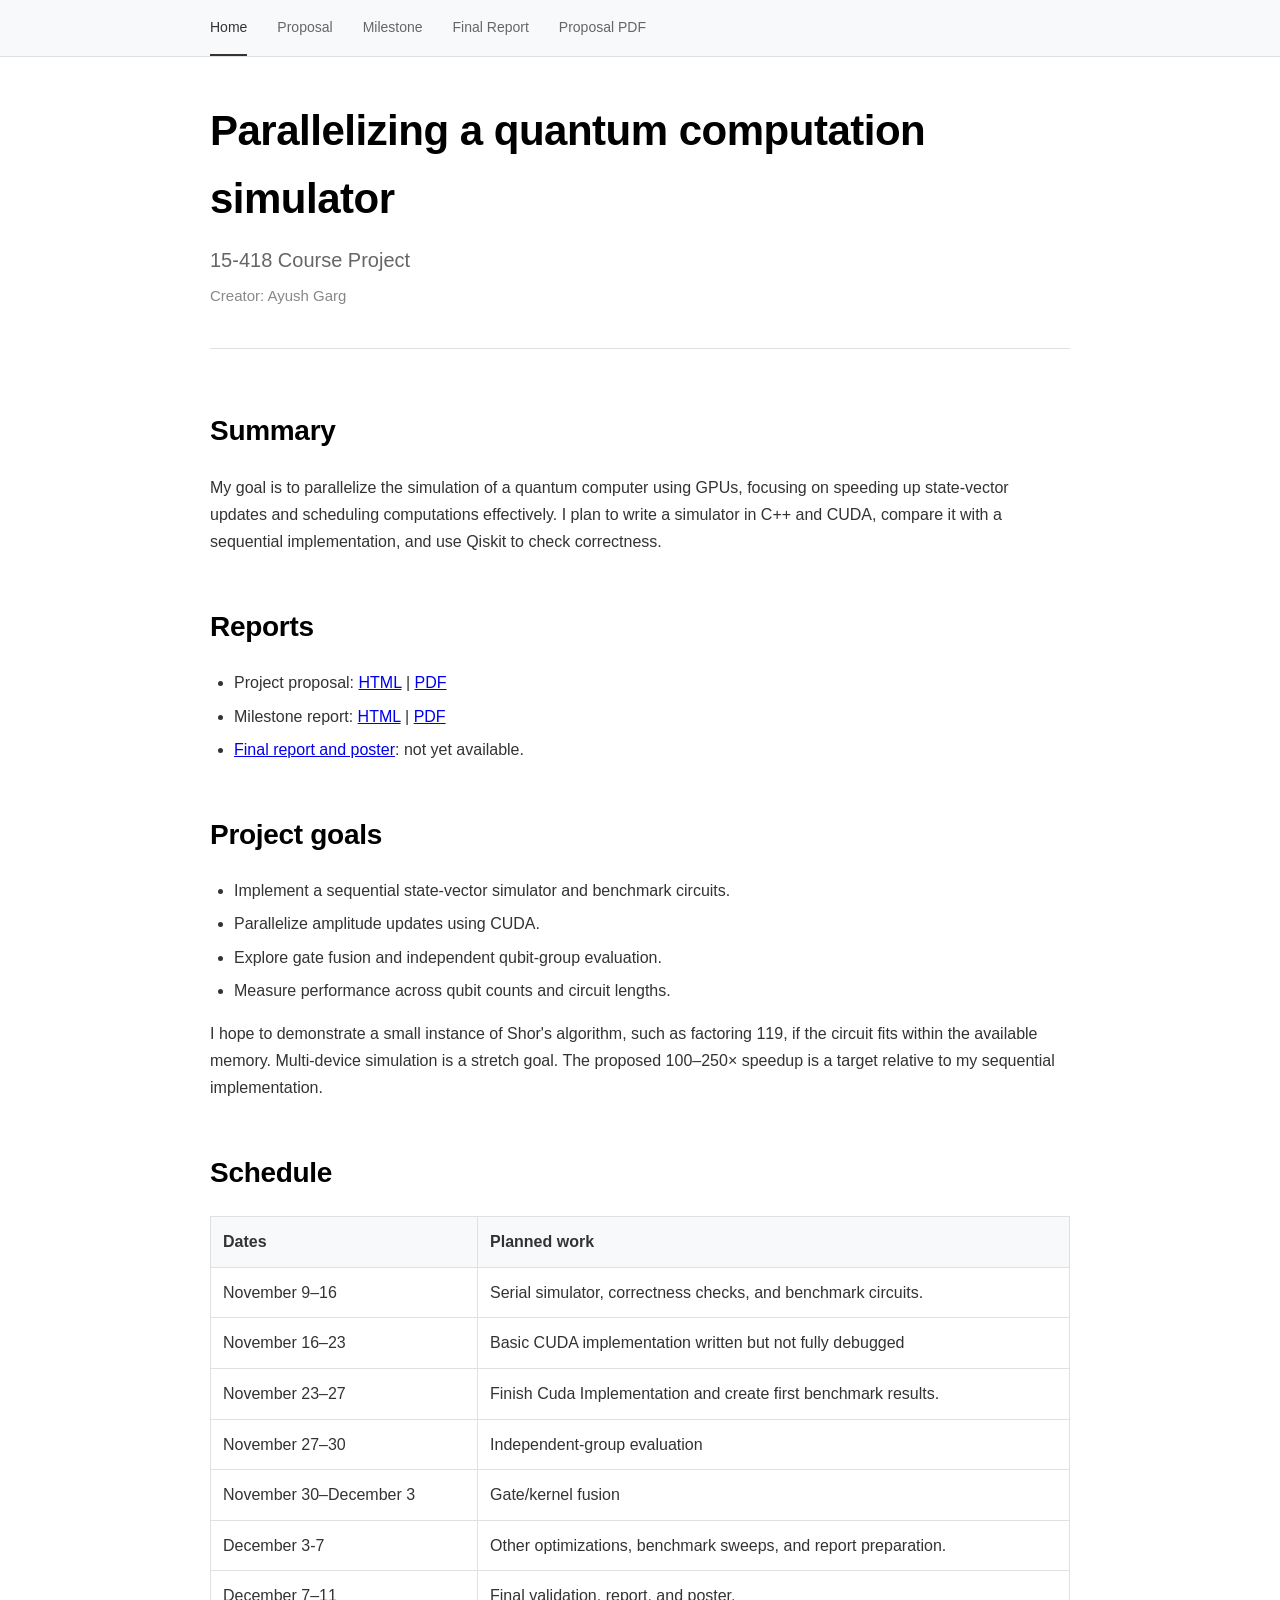
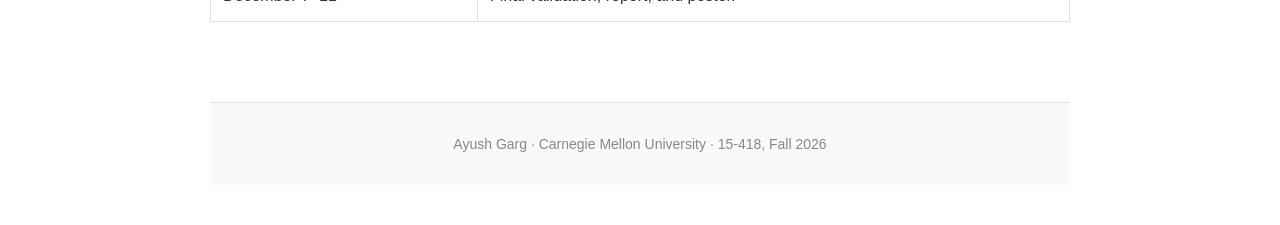
<file: docs/index.html>
<!doctype html>
<html lang="en">
<head>
<meta charset="utf-8">
<meta name="viewport" content="width=device-width, initial-scale=1">
<title>Parallelizing a quantum computation simulator | Quantum simulation project</title>
<link rel="stylesheet" href="style.css">
</head>
<body>
<nav class="nav" aria-label="Main navigation"><div class="nav-container"><a class="nav-link" href="index.html" aria-current="page">Home</a><a class="nav-link" href="proposal.html">Proposal</a><a class="nav-link" href="milestone.html">Milestone</a><a class="nav-link" href="report.html">Final Report</a><a class="nav-link" href="proposal.pdf">Proposal PDF</a></div></nav>
<main class="container">
<header class="title-section"><h1>Parallelizing a quantum computation simulator</h1><p class="subtitle">15-418 Course Project</p><p class="authors">Creator: Ayush Garg</p></header>
<section class="content-section"><h2>Summary</h2>
<p>My goal is to parallelize the simulation of a quantum computer using GPUs, focusing on speeding up state-vector updates and scheduling computations effectively. I plan to write a simulator in C++ and CUDA, compare it with a sequential implementation, and use Qiskit to check correctness.</p>

</section>
<section class="content-section"><h2>Reports</h2>
<ul>
  <li>Project proposal: <a href="proposal.html">HTML</a> | <a href="proposal.pdf">PDF</a></li>
  <li>Milestone report: <a href="milestone.html">HTML</a> | <a href="milestone.pdf">PDF</a></li>
  <li><a href="report.html">Final report and poster</a>: not yet available.</li>
</ul>

</section>
<section class="content-section"><h2>Project goals</h2>
<ul>
  <li>Implement a sequential state-vector simulator and benchmark circuits.</li>
  <li>Parallelize amplitude updates using CUDA.</li>
  <li>Explore gate fusion and independent qubit-group evaluation.</li>
  <li>Measure performance across qubit counts and circuit lengths.</li>
</ul>
<p>I hope to demonstrate a small instance of Shor's algorithm, such as factoring 119, if the circuit fits within the available memory. Multi-device simulation is a stretch goal. The proposed 100–250× speedup is a target relative to my sequential implementation.</p>

</section>
<section class="content-section"><h2 id="schedule">Schedule</h2>
<table>
<thead><tr><th scope="col">Dates</th><th scope="col">Planned work</th></tr></thead>
<tbody>
<tr><td>November 9–16</td><td>Serial simulator, correctness checks, and benchmark circuits.</td></tr>
<tr><td>November 16–23</td><td>Basic CUDA implementation written but not fully debugged</td></tr>
<tr><td>November 23–27</td><td> Finish Cuda Implementation and create first benchmark results. </td></tr>
<tr><td>November 27–30</td><td> Independent-group evaluation </td></tr>
<tr><td>November 30–December 3</td><td>  Gate/kernel fusion  </td></tr>
<tr><td>December 3-7</td><td>Other optimizations, benchmark sweeps, and report preparation.</td></tr>
<tr><td>December 7–11</td><td>Final validation, report, and poster.</td></tr>
</tbody>
</table>

</section>
<footer><p>Ayush Garg · Carnegie Mellon University · 15-418, Fall 2026</p></footer>
</main>
</body>
</html>
</file>
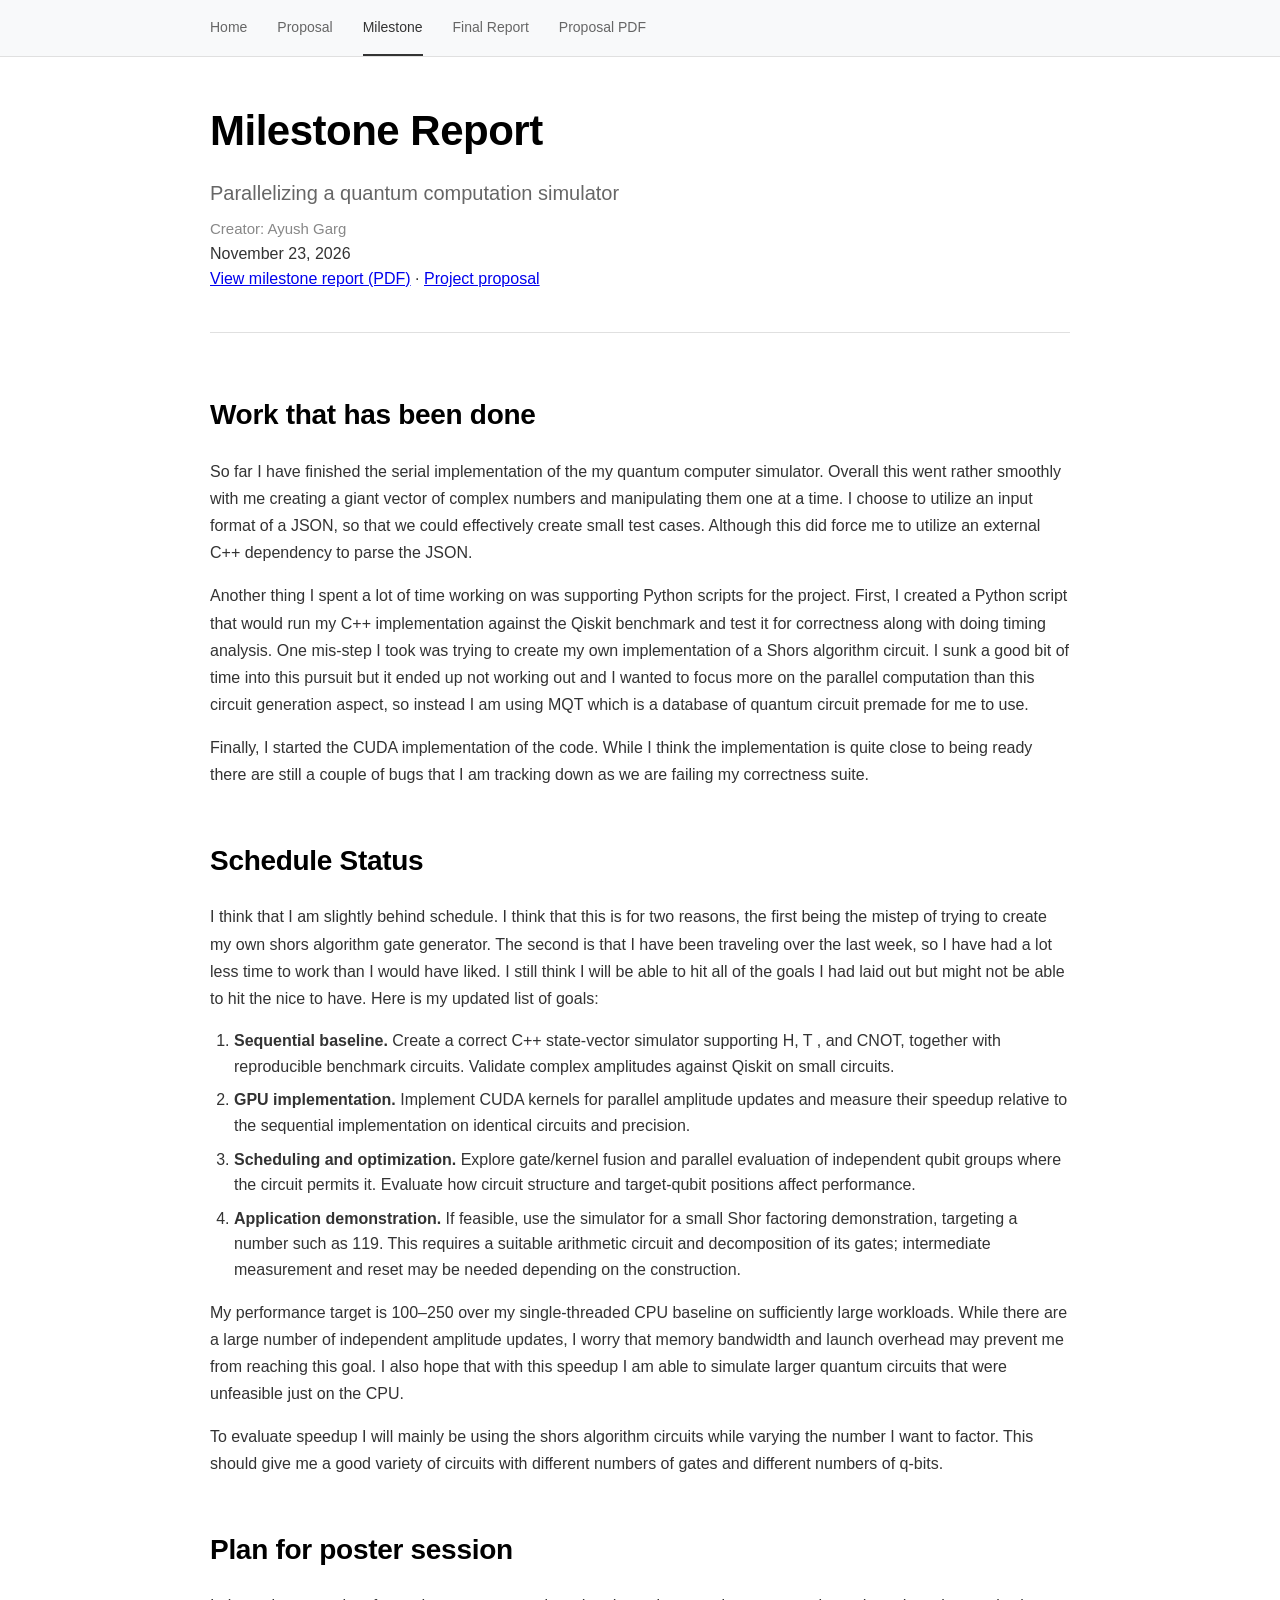
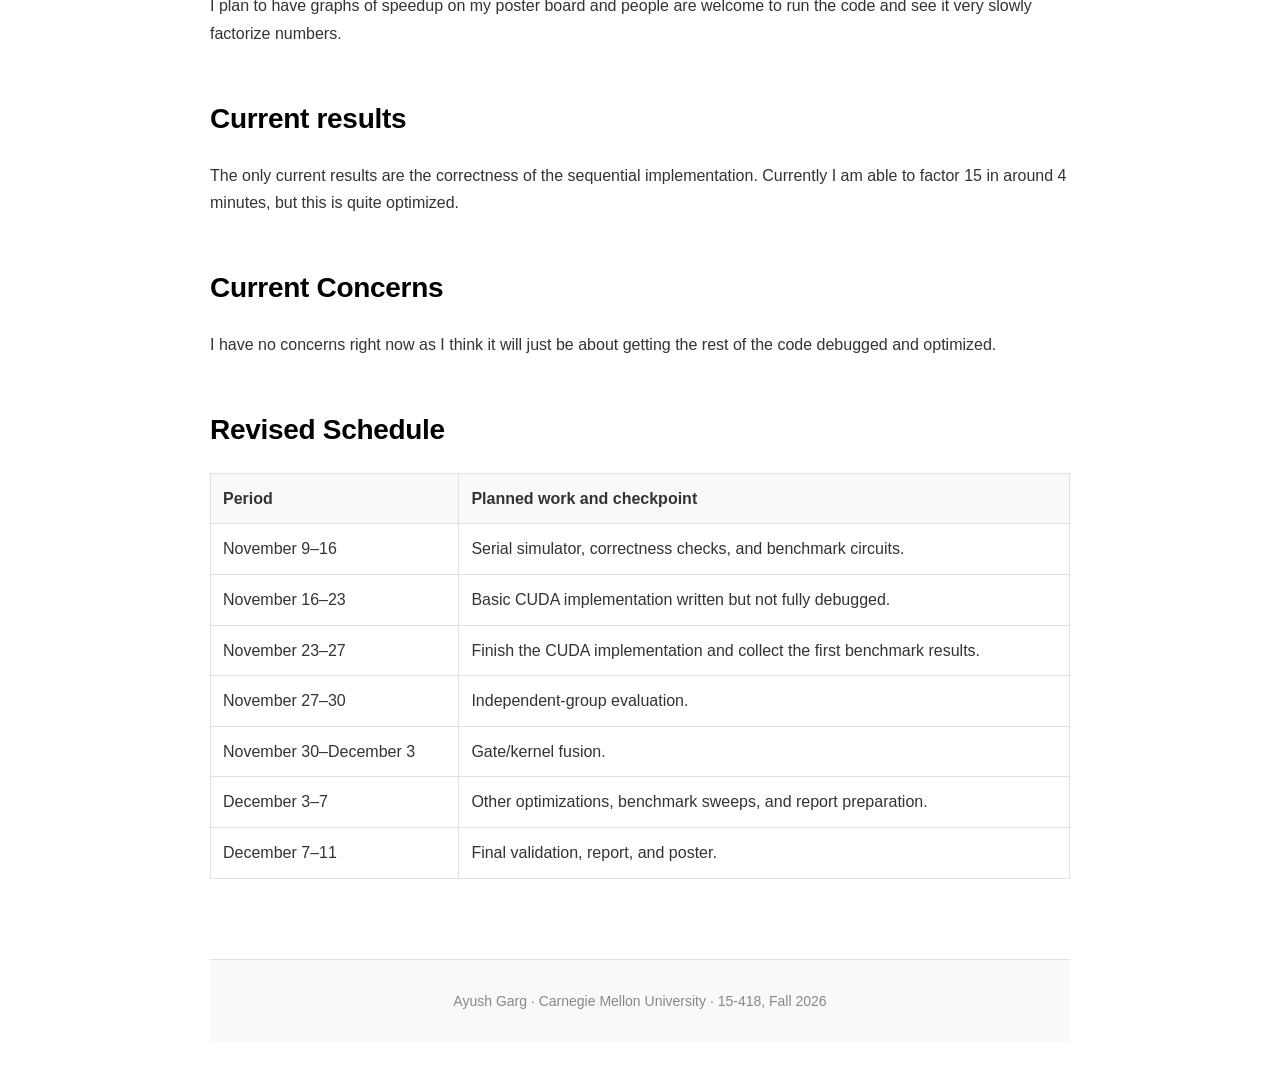
<file: docs/milestone.html>
<!doctype html>
<html lang="en">
<head>
<meta charset="utf-8">
<meta name="viewport" content="width=device-width, initial-scale=1">
<title>Milestone Report | Quantum simulation project</title>
<link rel="stylesheet" href="style.css">
</head>
<body>
<nav class="nav" aria-label="Main navigation"><div class="nav-container"><a class="nav-link" href="index.html">Home</a><a class="nav-link" href="proposal.html">Proposal</a><a class="nav-link" href="milestone.html" aria-current="page">Milestone</a><a class="nav-link" href="report.html">Final Report</a><a class="nav-link" href="proposal.pdf">Proposal PDF</a></div></nav>
<main class="container">
<header class="title-section"><h1>Milestone Report</h1><p class="subtitle">Parallelizing a quantum computation simulator</p><p class="authors">Creator: Ayush Garg</p><p><time datetime="2026-11-23">November 23, 2026</time></p><p><a href="milestone.pdf">View milestone report (PDF)</a> · <a href="proposal.html">Project proposal</a></p></header>
<article>
<section class="content-section"><h2>Work that has been done</h2>
<p>So far I have finished the serial implementation of the my quantum computer simulator. Overall this went rather smoothly with me creating a giant vector of complex numbers and manipulating them one at a time. I choose to utilize an input format of a JSON, so that we could effectively create small test cases. Although this did force me to utilize an external C++ dependency to parse the JSON.</p>
<p>Another thing I spent a lot of time working on was supporting Python scripts for the project. First, I created a Python script that would run my C++ implementation against the Qiskit benchmark and test it for correctness along with doing timing analysis. One mis-step I took was trying to create my own implementation of a Shors algorithm circuit. I sunk a good bit of time into this pursuit but it ended up not working out and I wanted to focus more on the parallel computation than this circuit generation aspect, so instead I am using MQT which is a database of quantum circuit premade for me to use.</p>
<p>Finally, I started the CUDA implementation of the code. While I think the implementation is quite close to being ready there are still a couple of bugs that I am tracking down as we are failing my correctness suite.</p>
</section>
<section class="content-section"><h2>Schedule Status</h2>
<p>I think that I am slightly behind schedule. I think that this is for two reasons, the first being the mistep of trying to create my own shors algorithm gate generator. The second is that I have been traveling over the last week, so I have had a lot less time to work than I would have liked. I still think I will be able to hit all of the goals I had laid out but might not be able to hit the nice to have. Here is my updated list of goals:</p>
<ol>
<li><strong>Sequential baseline.</strong> Create a correct C++ state-vector simulator supporting H, T , and CNOT, together with reproducible benchmark circuits. Validate complex amplitudes against Qiskit on small circuits.</li>
<li><strong>GPU implementation.</strong> Implement CUDA kernels for parallel amplitude updates and measure their speedup relative to the sequential implementation on identical circuits and precision.</li>
<li><strong>Scheduling and optimization.</strong> Explore gate/kernel fusion and parallel evaluation of independent qubit groups where the circuit permits it. Evaluate how circuit structure and target-qubit positions affect performance.</li>
<li><strong>Application demonstration.</strong> If feasible, use the simulator for a small Shor factoring demonstration, targeting a number such as 119. This requires a suitable arithmetic circuit and decomposition of its gates; intermediate measurement and reset may be needed depending on the construction.</li>
</ol>
<p>My performance target is 100–250 over my single-threaded CPU baseline on sufficiently large workloads. While there are a large number of independent amplitude updates, I worry that memory bandwidth and launch overhead may prevent me from reaching this goal. I also hope that with this speedup I am able to simulate larger quantum circuits that were unfeasible just on the CPU.</p>
<p>To evaluate speedup I will mainly be using the shors algorithm circuits while varying the number I want to factor. This should give me a good variety of circuits with different numbers of gates and different numbers of q-bits.</p>
</section>
<section class="content-section"><h2>Plan for poster session</h2>
<p>I plan to have graphs of speedup on my poster board and people are welcome to run the code and see it very slowly factorize numbers.</p>
</section>
<section class="content-section"><h2>Current results</h2>
<p>The only current results are the correctness of the sequential implementation. Currently I am able to factor 15 in around 4 minutes, but this is quite optimized.</p>
</section>
<section class="content-section"><h2>Current Concerns</h2>
<p>I have no concerns right now as I think it will just be about getting the rest of the code debugged and optimized.</p>
</section>
<section class="content-section"><h2>Revised Schedule</h2>
<table><thead><tr><th scope="col">Period</th><th scope="col">Planned work and checkpoint</th></tr></thead><tbody>
<tr><td>November 9–16</td><td>Serial simulator, correctness checks, and benchmark circuits.</td></tr>
<tr><td>November 16–23</td><td>Basic CUDA implementation written but not fully debugged.</td></tr>
<tr><td>November 23–27</td><td>Finish the CUDA implementation and collect the first benchmark results.</td></tr>
<tr><td>November 27–30</td><td>Independent-group evaluation.</td></tr>
<tr><td>November 30–December 3</td><td>Gate/kernel fusion.</td></tr>
<tr><td>December 3–7</td><td>Other optimizations, benchmark sweeps, and report preparation.</td></tr>
<tr><td>December 7–11</td><td>Final validation, report, and poster.</td></tr>
</tbody></table>
</section>
</article>
<footer><p>Ayush Garg · Carnegie Mellon University · 15-418, Fall 2026</p></footer>
</main>
</body>
</html>
</file>
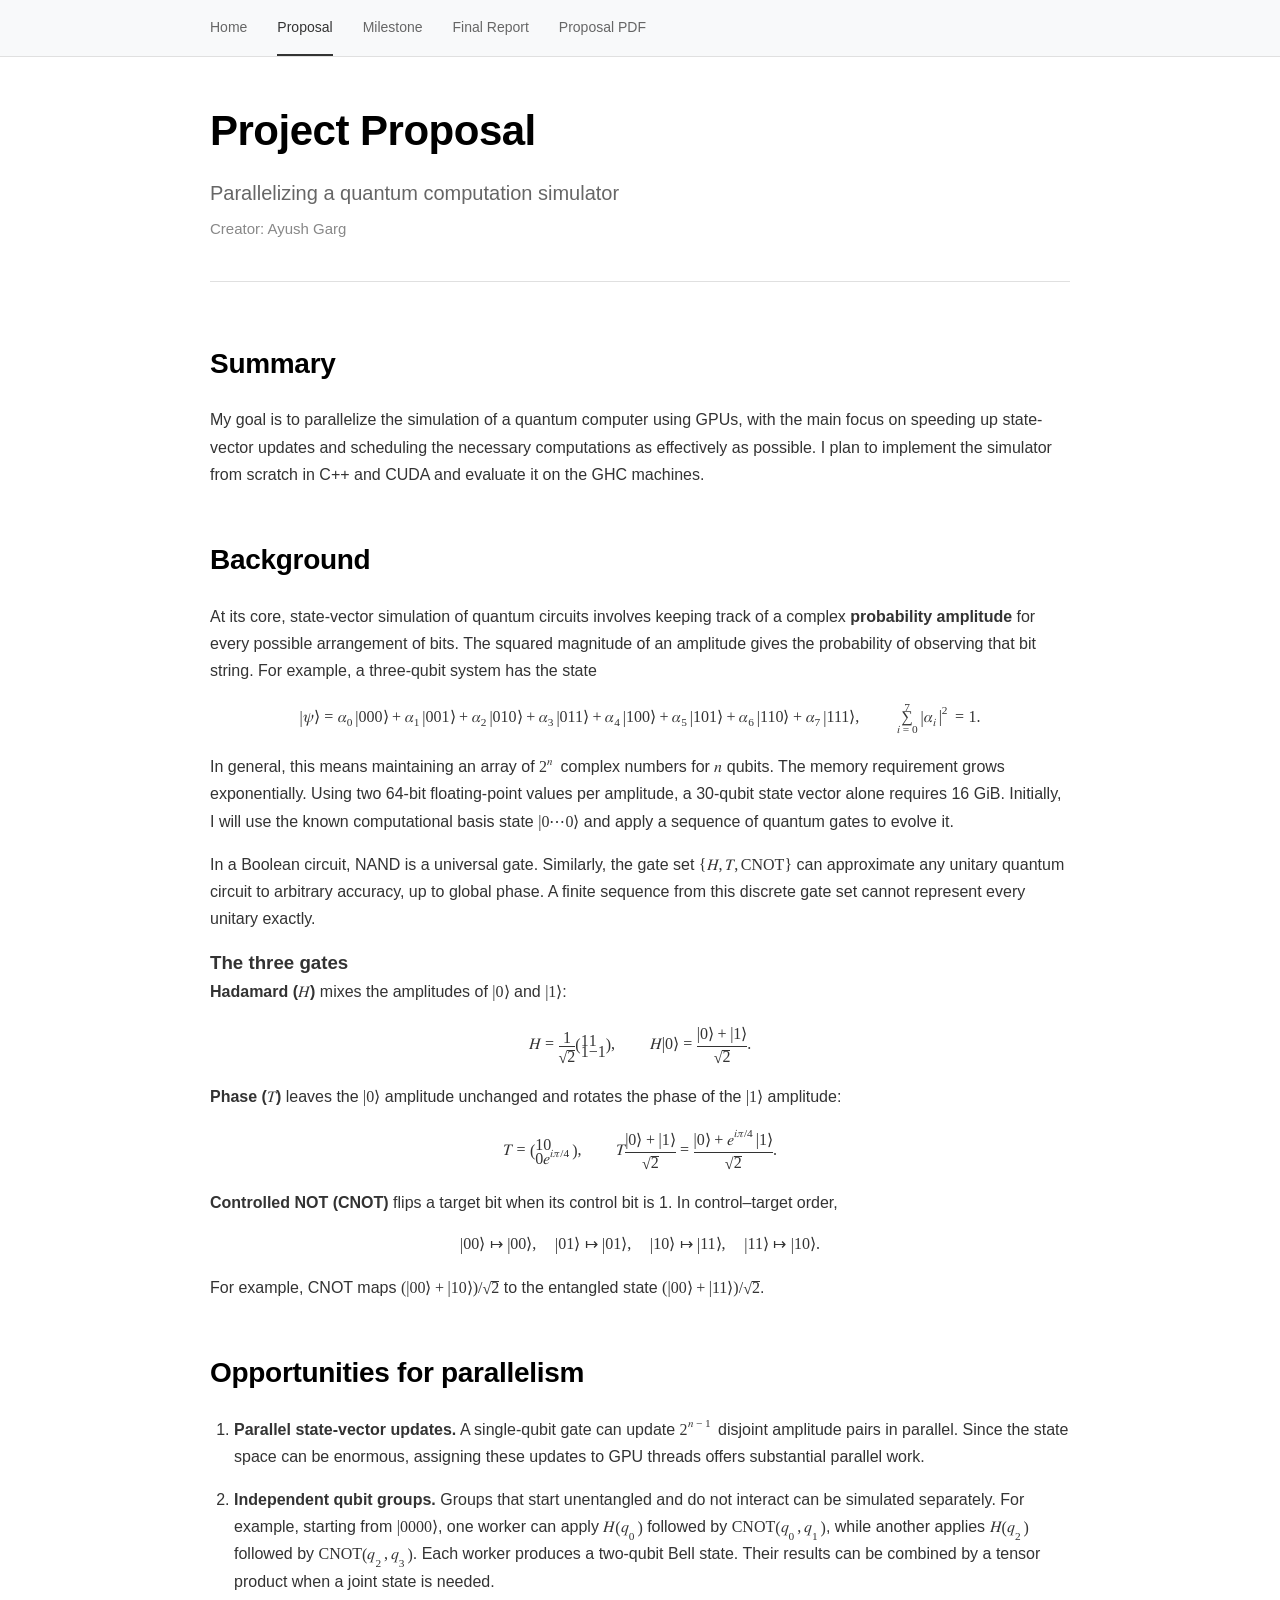
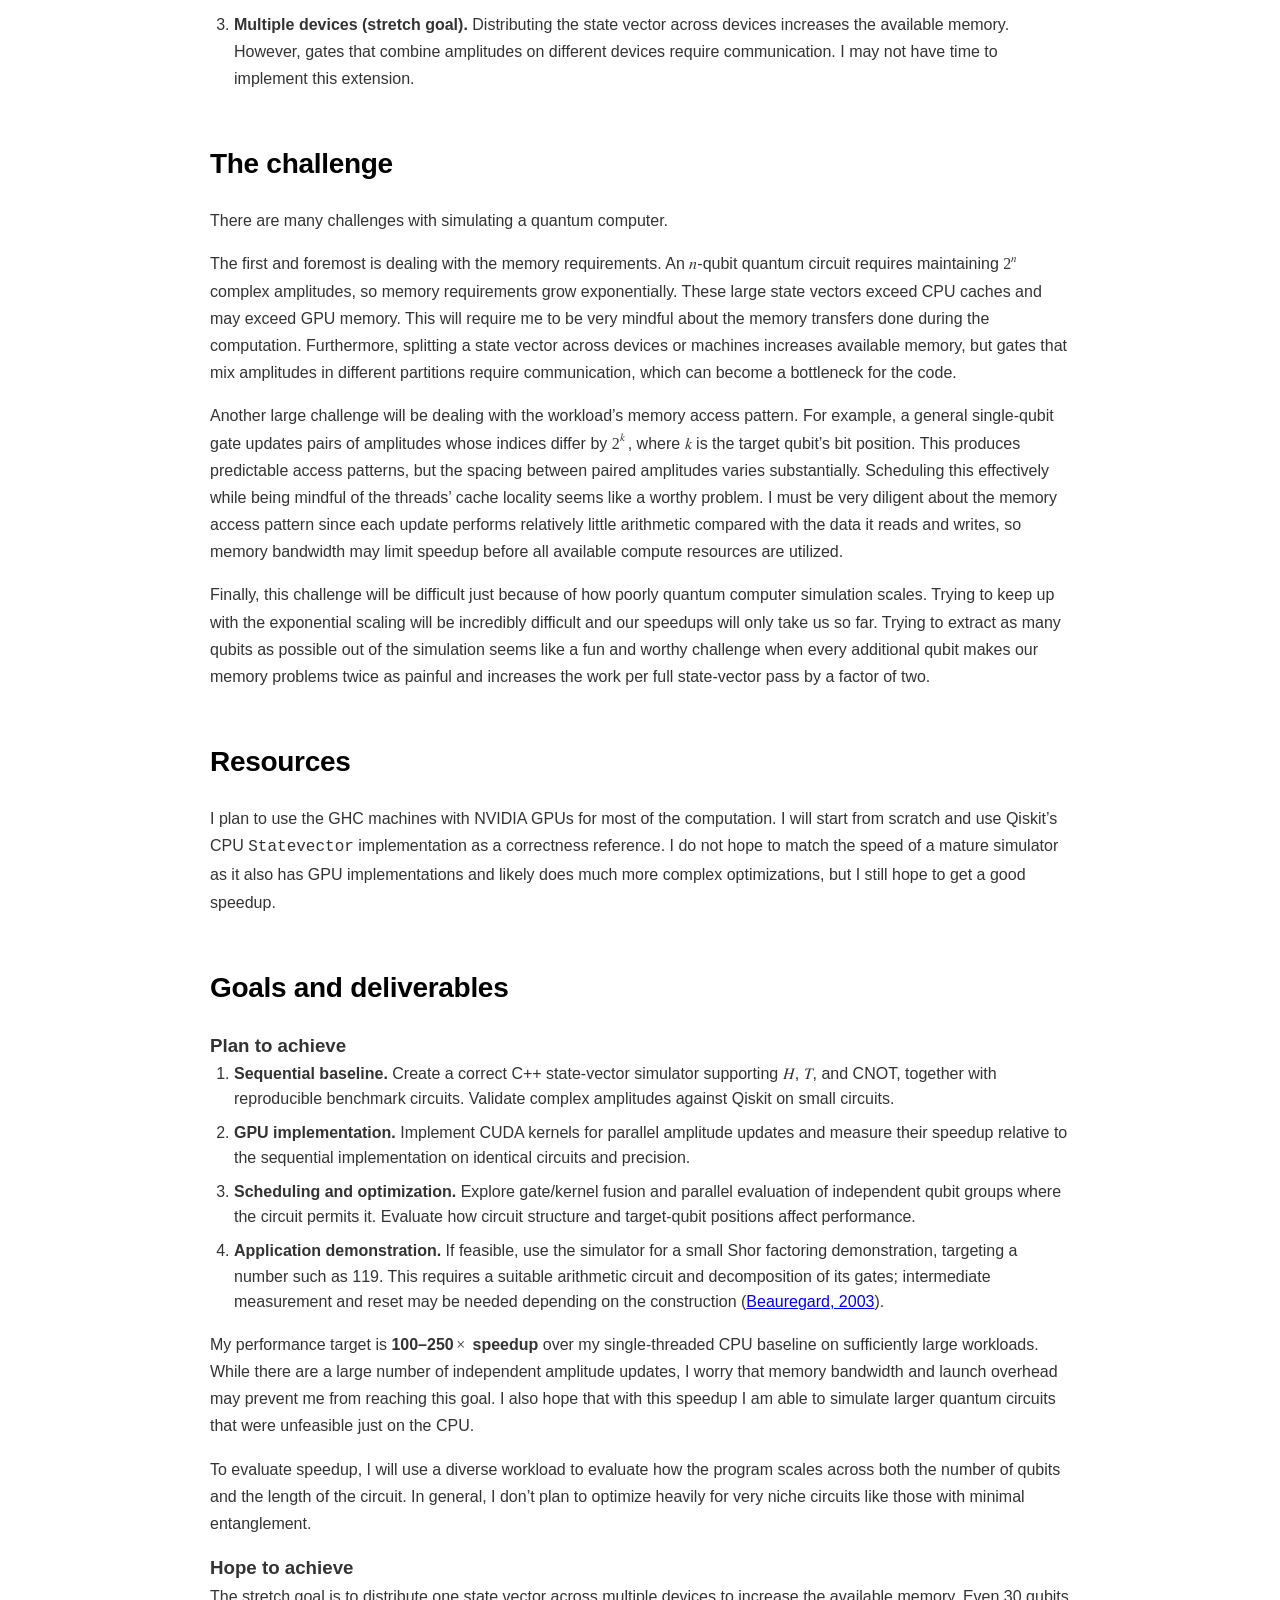
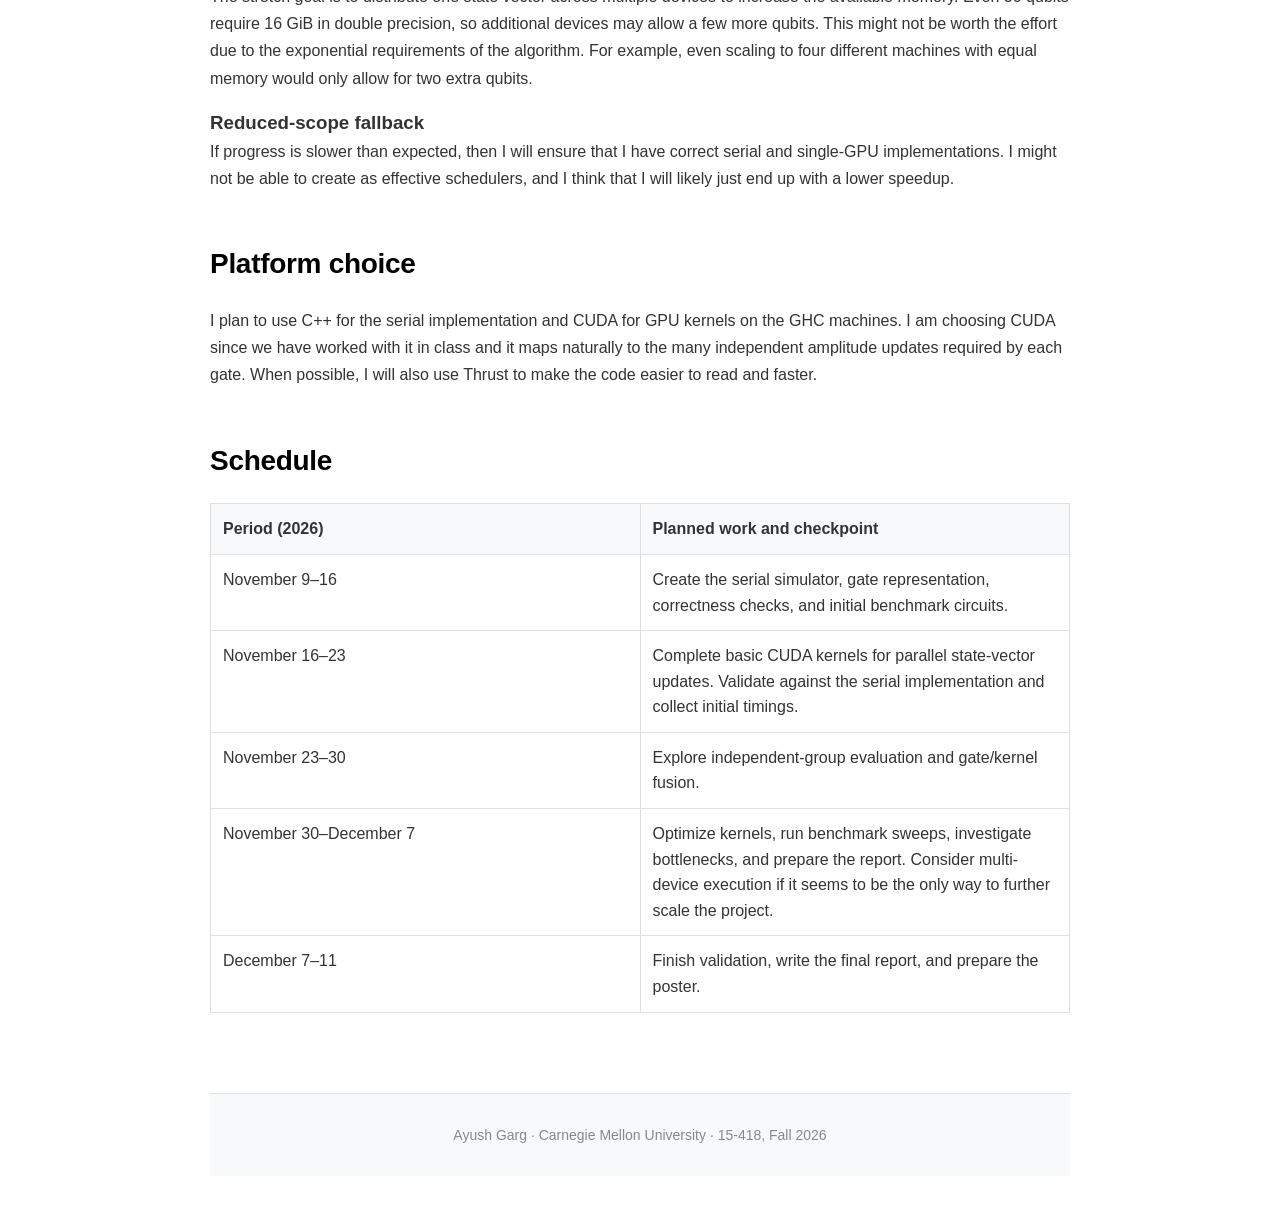
<file: docs/proposal.html>
<!doctype html>
<html lang="en">
<head>
<meta charset="utf-8">
<meta name="viewport" content="width=device-width, initial-scale=1">
<title>Project Proposal | Quantum simulation project</title>
<link rel="stylesheet" href="style.css">
</head>
<body>
<nav class="nav" aria-label="Main navigation"><div class="nav-container"><a class="nav-link" href="index.html">Home</a><a class="nav-link" href="proposal.html" aria-current="page">Proposal</a><a class="nav-link" href="milestone.html">Milestone</a><a class="nav-link" href="report.html">Final Report</a><a class="nav-link" href="proposal.pdf">Proposal PDF</a></div></nav>
<main class="container">
<header class="title-section"><h1>Project Proposal</h1><p class="subtitle">Parallelizing a quantum computation simulator</p><p class="authors">Creator: Ayush Garg</p></header>
<article><section class="content-section"><h2 id="summary">Summary</h2>
<p>My goal is to parallelize the simulation of a quantum computer using
GPUs, with the main focus on speeding up state-vector updates and
scheduling the necessary computations as effectively as possible. I plan
to implement the simulator from scratch in C++ and CUDA and evaluate it
on the GHC machines.</p>
</section>
<section class="content-section"><h2 id="background">Background</h2>
<p>At its core, state-vector simulation of quantum circuits involves
keeping track of a complex <strong>probability amplitude</strong> for
every possible arrangement of bits. The squared magnitude of an
amplitude gives the probability of observing that bit string. For
example, a three-qubit system has the state</p>
<p><math display="block" xmlns="http://www.w3.org/1998/Math/MathML"><semantics><mrow><mrow><mo stretchy="true" form="prefix">|</mo><mi>ψ</mi><mo stretchy="false" form="postfix">⟩</mo><mo>=</mo><msub><mi>α</mi><mn>0</mn></msub><mo stretchy="true" form="postfix">|</mo></mrow><mn>000</mn><mo stretchy="false" form="postfix">⟩</mo><mo>+</mo><msub><mi>α</mi><mn>1</mn></msub><mrow><mo stretchy="true" form="prefix">|</mo><mn>001</mn><mo stretchy="false" form="postfix">⟩</mo><mo>+</mo><msub><mi>α</mi><mn>2</mn></msub><mo stretchy="true" form="postfix">|</mo></mrow><mn>010</mn><mo stretchy="false" form="postfix">⟩</mo><mo>+</mo><msub><mi>α</mi><mn>3</mn></msub><mrow><mo stretchy="true" form="prefix">|</mo><mn>011</mn><mo stretchy="false" form="postfix">⟩</mo><mo>+</mo><msub><mi>α</mi><mn>4</mn></msub><mo stretchy="true" form="postfix">|</mo></mrow><mn>100</mn><mo stretchy="false" form="postfix">⟩</mo><mo>+</mo><msub><mi>α</mi><mn>5</mn></msub><mrow><mo stretchy="true" form="prefix">|</mo><mn>101</mn><mo stretchy="false" form="postfix">⟩</mo><mo>+</mo><msub><mi>α</mi><mn>6</mn></msub><mo stretchy="true" form="postfix">|</mo></mrow><mn>110</mn><mo stretchy="false" form="postfix">⟩</mo><mo>+</mo><msub><mi>α</mi><mn>7</mn></msub><mrow><mo stretchy="true" form="prefix">|</mo><mn>111</mn><mo stretchy="false" form="postfix">⟩</mo><mo>,</mo><mspace width="2.0em"></mspace><munderover><mo>∑</mo><mrow><mi>i</mi><mo>=</mo><mn>0</mn></mrow><mn>7</mn></munderover><mo stretchy="true" form="postfix">|</mo></mrow><msub><mi>α</mi><mi>i</mi></msub><msup><mo stretchy="false" form="prefix">|</mo><mn>2</mn></msup><mo>=</mo><mn>1</mn><mi>.</mi></mrow><annotation encoding="application/x-tex">
|\psi\rangle = \alpha_0|000\rangle + \alpha_1|001\rangle + \alpha_2|010\rangle + \alpha_3|011\rangle
+ \alpha_4|100\rangle + \alpha_5|101\rangle + \alpha_6|110\rangle + \alpha_7|111\rangle,
\qquad \sum_{i=0}^{7}|\alpha_i|^2=1.
</annotation></semantics></math></p>
<p>In general, this means maintaining an array of
<math display="inline" xmlns="http://www.w3.org/1998/Math/MathML"><semantics><msup><mn>2</mn><mi>n</mi></msup><annotation encoding="application/x-tex">2^n</annotation></semantics></math>
complex numbers for
<math display="inline" xmlns="http://www.w3.org/1998/Math/MathML"><semantics><mi>n</mi><annotation encoding="application/x-tex">n</annotation></semantics></math>
qubits. The memory requirement grows exponentially. Using two 64-bit
floating-point values per amplitude, a 30-qubit state vector alone
requires 16 GiB. Initially, I will use the known computational basis
state
<math display="inline" xmlns="http://www.w3.org/1998/Math/MathML"><semantics><mrow><mo stretchy="false" form="prefix">|</mo><mn>0</mn><mi>⋯</mi><mn>0</mn><mo stretchy="false" form="postfix">⟩</mo></mrow><annotation encoding="application/x-tex">|0\cdots0\rangle</annotation></semantics></math>
and apply a sequence of quantum gates to evolve it.</p>
<p>In a Boolean circuit, NAND is a universal gate. Similarly, the gate
set
<math display="inline" xmlns="http://www.w3.org/1998/Math/MathML"><semantics><mrow><mo stretchy="false" form="prefix">{</mo><mi>H</mi><mo>,</mo><mi>T</mi><mo>,</mo><mrow><mi mathvariant="normal">C</mi><mi mathvariant="normal">N</mi><mi mathvariant="normal">O</mi><mi mathvariant="normal">T</mi></mrow><mo stretchy="false" form="postfix">}</mo></mrow><annotation encoding="application/x-tex">\{H,T,\mathrm{CNOT}\}</annotation></semantics></math>
can approximate any unitary quantum circuit to arbitrary accuracy, up to
global phase. A finite sequence from this discrete gate set cannot
represent every unitary exactly.</p>
<h3 id="the-three-gates">The three gates</h3>
<p><strong>Hadamard
(<math display="inline" xmlns="http://www.w3.org/1998/Math/MathML"><semantics><mi>H</mi><annotation encoding="application/x-tex">H</annotation></semantics></math>)</strong>
mixes the amplitudes of
<math display="inline" xmlns="http://www.w3.org/1998/Math/MathML"><semantics><mrow><mo stretchy="false" form="prefix">|</mo><mn>0</mn><mo stretchy="false" form="postfix">⟩</mo></mrow><annotation encoding="application/x-tex">|0\rangle</annotation></semantics></math>
and
<math display="inline" xmlns="http://www.w3.org/1998/Math/MathML"><semantics><mrow><mo stretchy="false" form="prefix">|</mo><mn>1</mn><mo stretchy="false" form="postfix">⟩</mo></mrow><annotation encoding="application/x-tex">|1\rangle</annotation></semantics></math>:</p>
<p><math display="block" xmlns="http://www.w3.org/1998/Math/MathML"><semantics><mrow><mi>H</mi><mo>=</mo><mfrac><mn>1</mn><msqrt><mn>2</mn></msqrt></mfrac><mrow><mo stretchy="true" form="prefix">(</mo><mtable><mtr><mtd columnalign="center" style="text-align: center"><mn>1</mn></mtd><mtd columnalign="center" style="text-align: center"><mn>1</mn></mtd></mtr><mtr><mtd columnalign="center" style="text-align: center"><mn>1</mn></mtd><mtd columnalign="center" style="text-align: center"><mo>−</mo><mn>1</mn></mtd></mtr></mtable><mo stretchy="true" form="postfix">)</mo></mrow><mo>,</mo><mspace width="2.0em"></mspace><mi>H</mi><mo stretchy="false" form="prefix">|</mo><mn>0</mn><mo stretchy="false" form="postfix">⟩</mo><mo>=</mo><mfrac><mrow><mrow><mo stretchy="true" form="prefix">|</mo><mn>0</mn><mo stretchy="false" form="postfix">⟩</mo><mo>+</mo><mo stretchy="true" form="postfix">|</mo></mrow><mn>1</mn><mo stretchy="false" form="postfix">⟩</mo></mrow><msqrt><mn>2</mn></msqrt></mfrac><mi>.</mi></mrow><annotation encoding="application/x-tex">
H=\frac{1}{\sqrt2}\begin{pmatrix}1&amp;1\\1&amp;-1\end{pmatrix},
\qquad H|0\rangle=\frac{|0\rangle+|1\rangle}{\sqrt2}.
</annotation></semantics></math></p>
<p><strong>Phase
(<math display="inline" xmlns="http://www.w3.org/1998/Math/MathML"><semantics><mi>T</mi><annotation encoding="application/x-tex">T</annotation></semantics></math>)</strong>
leaves the
<math display="inline" xmlns="http://www.w3.org/1998/Math/MathML"><semantics><mrow><mo stretchy="false" form="prefix">|</mo><mn>0</mn><mo stretchy="false" form="postfix">⟩</mo></mrow><annotation encoding="application/x-tex">|0\rangle</annotation></semantics></math>
amplitude unchanged and rotates the phase of the
<math display="inline" xmlns="http://www.w3.org/1998/Math/MathML"><semantics><mrow><mo stretchy="false" form="prefix">|</mo><mn>1</mn><mo stretchy="false" form="postfix">⟩</mo></mrow><annotation encoding="application/x-tex">|1\rangle</annotation></semantics></math>
amplitude:</p>
<p><math display="block" xmlns="http://www.w3.org/1998/Math/MathML"><semantics><mrow><mi>T</mi><mo>=</mo><mrow><mo stretchy="true" form="prefix">(</mo><mtable><mtr><mtd columnalign="center" style="text-align: center"><mn>1</mn></mtd><mtd columnalign="center" style="text-align: center"><mn>0</mn></mtd></mtr><mtr><mtd columnalign="center" style="text-align: center"><mn>0</mn></mtd><mtd columnalign="center" style="text-align: center"><msup><mi>e</mi><mrow><mi>i</mi><mi>π</mi><mi>/</mi><mn>4</mn></mrow></msup></mtd></mtr></mtable><mo stretchy="true" form="postfix">)</mo></mrow><mo>,</mo><mspace width="2.0em"></mspace><mi>T</mi><mfrac><mrow><mrow><mo stretchy="true" form="prefix">|</mo><mn>0</mn><mo stretchy="false" form="postfix">⟩</mo><mo>+</mo><mo stretchy="true" form="postfix">|</mo></mrow><mn>1</mn><mo stretchy="false" form="postfix">⟩</mo></mrow><msqrt><mn>2</mn></msqrt></mfrac><mo>=</mo><mfrac><mrow><mrow><mo stretchy="true" form="prefix">|</mo><mn>0</mn><mo stretchy="false" form="postfix">⟩</mo><mo>+</mo><msup><mi>e</mi><mrow><mi>i</mi><mi>π</mi><mi>/</mi><mn>4</mn></mrow></msup><mo stretchy="true" form="postfix">|</mo></mrow><mn>1</mn><mo stretchy="false" form="postfix">⟩</mo></mrow><msqrt><mn>2</mn></msqrt></mfrac><mi>.</mi></mrow><annotation encoding="application/x-tex">
T=\begin{pmatrix}1&amp;0\\0&amp;e^{i\pi/4}\end{pmatrix},
\qquad T\frac{|0\rangle+|1\rangle}{\sqrt2}
=\frac{|0\rangle+e^{i\pi/4}|1\rangle}{\sqrt2}.
</annotation></semantics></math></p>
<p><strong>Controlled NOT (CNOT)</strong> flips a target bit when its
control bit is 1. In control–target order,</p>
<p><math display="block" xmlns="http://www.w3.org/1998/Math/MathML"><semantics><mrow><mrow><mo stretchy="true" form="prefix">|</mo><mn>00</mn><mo stretchy="false" form="postfix">⟩</mo><mo>↦</mo><mo stretchy="true" form="postfix">|</mo></mrow><mn>00</mn><mo stretchy="false" form="postfix">⟩</mo><mo>,</mo><mspace width="1.0em"></mspace><mrow><mo stretchy="true" form="prefix">|</mo><mn>01</mn><mo stretchy="false" form="postfix">⟩</mo><mo>↦</mo><mo stretchy="true" form="postfix">|</mo></mrow><mn>01</mn><mo stretchy="false" form="postfix">⟩</mo><mo>,</mo><mspace width="1.0em"></mspace><mrow><mo stretchy="true" form="prefix">|</mo><mn>10</mn><mo stretchy="false" form="postfix">⟩</mo><mo>↦</mo><mo stretchy="true" form="postfix">|</mo></mrow><mn>11</mn><mo stretchy="false" form="postfix">⟩</mo><mo>,</mo><mspace width="1.0em"></mspace><mrow><mo stretchy="true" form="prefix">|</mo><mn>11</mn><mo stretchy="false" form="postfix">⟩</mo><mo>↦</mo><mo stretchy="true" form="postfix">|</mo></mrow><mn>10</mn><mo stretchy="false" form="postfix">⟩</mo><mi>.</mi></mrow><annotation encoding="application/x-tex">
|00\rangle\mapsto|00\rangle,\quad |01\rangle\mapsto|01\rangle,\quad
|10\rangle\mapsto|11\rangle,\quad |11\rangle\mapsto|10\rangle.
</annotation></semantics></math></p>
<p>For example, CNOT maps
<math display="inline" xmlns="http://www.w3.org/1998/Math/MathML"><semantics><mrow><mrow><mo stretchy="true" form="prefix">(</mo><mrow><mo stretchy="true" form="prefix">|</mo><mn>00</mn><mo stretchy="false" form="postfix">⟩</mo><mo>+</mo><mo stretchy="true" form="postfix">|</mo></mrow><mn>10</mn><mo stretchy="false" form="postfix">⟩</mo><mo stretchy="true" form="postfix">)</mo></mrow><mi>/</mi><msqrt><mn>2</mn></msqrt></mrow><annotation encoding="application/x-tex">(|00\rangle+|10\rangle)/\sqrt2</annotation></semantics></math>
to the entangled state
<math display="inline" xmlns="http://www.w3.org/1998/Math/MathML"><semantics><mrow><mrow><mo stretchy="true" form="prefix">(</mo><mrow><mo stretchy="true" form="prefix">|</mo><mn>00</mn><mo stretchy="false" form="postfix">⟩</mo><mo>+</mo><mo stretchy="true" form="postfix">|</mo></mrow><mn>11</mn><mo stretchy="false" form="postfix">⟩</mo><mo stretchy="true" form="postfix">)</mo></mrow><mi>/</mi><msqrt><mn>2</mn></msqrt></mrow><annotation encoding="application/x-tex">(|00\rangle+|11\rangle)/\sqrt2</annotation></semantics></math>.</p>
</section>
<section class="content-section"><h2 id="opportunities-for-parallelism">Opportunities for
parallelism</h2>
<ol type="1">
<li><p><strong>Parallel state-vector updates.</strong> A single-qubit
gate can update
<math display="inline" xmlns="http://www.w3.org/1998/Math/MathML"><semantics><msup><mn>2</mn><mrow><mi>n</mi><mo>−</mo><mn>1</mn></mrow></msup><annotation encoding="application/x-tex">2^{n-1}</annotation></semantics></math>
disjoint amplitude pairs in parallel. Since the state space can be
enormous, assigning these updates to GPU threads offers substantial
parallel work.</p></li>
<li><p><strong>Independent qubit groups.</strong> Groups that start
unentangled and do not interact can be simulated separately. For
example, starting from
<math display="inline" xmlns="http://www.w3.org/1998/Math/MathML"><semantics><mrow><mo stretchy="false" form="prefix">|</mo><mn>0000</mn><mo stretchy="false" form="postfix">⟩</mo></mrow><annotation encoding="application/x-tex">|0000\rangle</annotation></semantics></math>,
one worker can apply
<math display="inline" xmlns="http://www.w3.org/1998/Math/MathML"><semantics><mrow><mi>H</mi><mrow><mo stretchy="true" form="prefix">(</mo><msub><mi>q</mi><mn>0</mn></msub><mo stretchy="true" form="postfix">)</mo></mrow></mrow><annotation encoding="application/x-tex">H(q_0)</annotation></semantics></math>
followed by
<math display="inline" xmlns="http://www.w3.org/1998/Math/MathML"><semantics><mrow><mrow><mi mathvariant="normal">C</mi><mi mathvariant="normal">N</mi><mi mathvariant="normal">O</mi><mi mathvariant="normal">T</mi></mrow><mrow><mo stretchy="true" form="prefix">(</mo><msub><mi>q</mi><mn>0</mn></msub><mo>,</mo><msub><mi>q</mi><mn>1</mn></msub><mo stretchy="true" form="postfix">)</mo></mrow></mrow><annotation encoding="application/x-tex">\mathrm{CNOT}(q_0,q_1)</annotation></semantics></math>,
while another applies
<math display="inline" xmlns="http://www.w3.org/1998/Math/MathML"><semantics><mrow><mi>H</mi><mrow><mo stretchy="true" form="prefix">(</mo><msub><mi>q</mi><mn>2</mn></msub><mo stretchy="true" form="postfix">)</mo></mrow></mrow><annotation encoding="application/x-tex">H(q_2)</annotation></semantics></math>
followed by
<math display="inline" xmlns="http://www.w3.org/1998/Math/MathML"><semantics><mrow><mrow><mi mathvariant="normal">C</mi><mi mathvariant="normal">N</mi><mi mathvariant="normal">O</mi><mi mathvariant="normal">T</mi></mrow><mrow><mo stretchy="true" form="prefix">(</mo><msub><mi>q</mi><mn>2</mn></msub><mo>,</mo><msub><mi>q</mi><mn>3</mn></msub><mo stretchy="true" form="postfix">)</mo></mrow></mrow><annotation encoding="application/x-tex">\mathrm{CNOT}(q_2,q_3)</annotation></semantics></math>.
Each worker produces a two-qubit Bell state. Their results can be
combined by a tensor product when a joint state is needed.</p></li>
<li><p><strong>Multiple devices (stretch goal).</strong> Distributing
the state vector across devices increases the available memory. However,
gates that combine amplitudes on different devices require
communication. I may not have time to implement this extension.</p></li>
</ol>
</section>
<section class="content-section"><h2 id="the-challenge">The challenge</h2>
<p>There are many challenges with simulating a quantum computer.</p>
<p>The first and foremost is dealing with the memory requirements. An
<math display="inline" xmlns="http://www.w3.org/1998/Math/MathML"><semantics><mi>n</mi><annotation encoding="application/x-tex">n</annotation></semantics></math>-qubit
quantum circuit requires maintaining
<math display="inline" xmlns="http://www.w3.org/1998/Math/MathML"><semantics><msup><mn>2</mn><mi>n</mi></msup><annotation encoding="application/x-tex">2^n</annotation></semantics></math>
complex amplitudes, so memory requirements grow exponentially. These
large state vectors exceed CPU caches and may exceed GPU memory. This
will require me to be very mindful about the memory transfers done
during the computation. Furthermore, splitting a state vector across
devices or machines increases available memory, but gates that mix
amplitudes in different partitions require communication, which can
become a bottleneck for the code.</p>
<p>Another large challenge will be dealing with the workload’s memory
access pattern. For example, a general single-qubit gate updates pairs
of amplitudes whose indices differ by
<math display="inline" xmlns="http://www.w3.org/1998/Math/MathML"><semantics><msup><mn>2</mn><mi>k</mi></msup><annotation encoding="application/x-tex">2^k</annotation></semantics></math>,
where
<math display="inline" xmlns="http://www.w3.org/1998/Math/MathML"><semantics><mi>k</mi><annotation encoding="application/x-tex">k</annotation></semantics></math>
is the target qubit’s bit position. This produces predictable access
patterns, but the spacing between paired amplitudes varies
substantially. Scheduling this effectively while being mindful of the
threads’ cache locality seems like a worthy problem. I must be very
diligent about the memory access pattern since each update performs
relatively little arithmetic compared with the data it reads and writes,
so memory bandwidth may limit speedup before all available compute
resources are utilized.</p>
<p>Finally, this challenge will be difficult just because of how poorly
quantum computer simulation scales. Trying to keep up with the
exponential scaling will be incredibly difficult and our speedups will
only take us so far. Trying to extract as many qubits as possible out of
the simulation seems like a fun and worthy challenge when every
additional qubit makes our memory problems twice as painful and
increases the work per full state-vector pass by a factor of two.</p>
</section>
<section class="content-section"><h2 id="resources">Resources</h2>
<p>I plan to use the GHC machines with NVIDIA GPUs for most of the
computation. I will start from scratch and use Qiskit’s CPU
<code>Statevector</code> implementation as a correctness reference. I do
not hope to match the speed of a mature simulator as it also has GPU
implementations and likely does much more complex optimizations, but I
still hope to get a good speedup.</p>
</section>
<section class="content-section"><h2 id="goals-and-deliverables">Goals and deliverables</h2>
<h3 id="plan-to-achieve">Plan to achieve</h3>
<ol type="1">
<li><strong>Sequential baseline.</strong> Create a correct C++
state-vector simulator supporting
<math display="inline" xmlns="http://www.w3.org/1998/Math/MathML"><semantics><mi>H</mi><annotation encoding="application/x-tex">H</annotation></semantics></math>,
<math display="inline" xmlns="http://www.w3.org/1998/Math/MathML"><semantics><mi>T</mi><annotation encoding="application/x-tex">T</annotation></semantics></math>,
and CNOT, together with reproducible benchmark circuits. Validate
complex amplitudes against Qiskit on small circuits.</li>
<li><strong>GPU implementation.</strong> Implement CUDA kernels for
parallel amplitude updates and measure their speedup relative to the
sequential implementation on identical circuits and precision.</li>
<li><strong>Scheduling and optimization.</strong> Explore gate/kernel
fusion and parallel evaluation of independent qubit groups where the
circuit permits it. Evaluate how circuit structure and target-qubit
positions affect performance.</li>
<li><strong>Application demonstration.</strong> If feasible, use the
simulator for a small Shor factoring demonstration, targeting a number
such as 119. This requires a suitable arithmetic circuit and
decomposition of its gates; intermediate measurement and reset may be
needed depending on the construction (<a
href="https://arxiv.org/abs/quant-ph/0205095">Beauregard,
2003</a>).</li>
</ol>
<p>My performance target is
<strong>100–250<math display="inline" xmlns="http://www.w3.org/1998/Math/MathML"><semantics><mo>×</mo><annotation encoding="application/x-tex">\times</annotation></semantics></math>
speedup</strong> over my single-threaded CPU baseline on sufficiently
large workloads. While there are a large number of independent amplitude
updates, I worry that memory bandwidth and launch overhead may prevent
me from reaching this goal. I also hope that with this speedup I am able
to simulate larger quantum circuits that were unfeasible just on the
CPU.</p>
<p>To evaluate speedup, I will use a diverse workload to evaluate how
the program scales across both the number of qubits and the length of
the circuit. In general, I don’t plan to optimize heavily for very niche
circuits like those with minimal entanglement.</p>
<h3 id="hope-to-achieve">Hope to achieve</h3>
<p>The stretch goal is to distribute one state vector across multiple
devices to increase the available memory. Even 30 qubits require 16 GiB
in double precision, so additional devices may allow a few more qubits.
This might not be worth the effort due to the exponential requirements
of the algorithm. For example, even scaling to four different machines
with equal memory would only allow for two extra qubits.</p>
<h3 id="reduced-scope-fallback">Reduced-scope fallback</h3>
<p>If progress is slower than expected, then I will ensure that I have
correct serial and single-GPU implementations. I might not be able to
create as effective schedulers, and I think that I will likely just end
up with a lower speedup.</p>
</section>
<section class="content-section"><h2 id="platform-choice">Platform choice</h2>
<p>I plan to use C++ for the serial implementation and CUDA for GPU
kernels on the GHC machines. I am choosing CUDA since we have worked
with it in class and it maps naturally to the many independent amplitude
updates required by each gate. When possible, I will also use Thrust to
make the code easier to read and faster.</p>
</section>
<section class="content-section"><h2 id="schedule">Schedule</h2>
<table>
<colgroup>
<col style="width: 50%" />
<col style="width: 50%" />
</colgroup>
<thead>
<tr class="header">
<th style="text-align: left;">Period (2026)</th>
<th style="text-align: left;">Planned work and checkpoint</th>
</tr>
</thead>
<tbody>
<tr class="odd">
<td style="text-align: left;">November 9–16</td>
<td style="text-align: left;">Create the serial simulator, gate
representation, correctness checks, and initial benchmark circuits.</td>
</tr>
<tr class="even">
<td style="text-align: left;">November 16–23</td>
<td style="text-align: left;">Complete basic CUDA kernels for parallel
state-vector updates. Validate against the serial implementation and
collect initial timings.</td>
</tr>
<tr class="odd">
<td style="text-align: left;">November 23–30</td>
<td style="text-align: left;">Explore independent-group evaluation and
gate/kernel fusion.</td>
</tr>
<tr class="even">
<td style="text-align: left;">November 30–December 7</td>
<td style="text-align: left;">Optimize kernels, run benchmark sweeps,
investigate bottlenecks, and prepare the report. Consider multi-device
execution if it seems to be the only way to further scale the
project.</td>
</tr>
<tr class="odd">
<td style="text-align: left;">December 7–11</td>
<td style="text-align: left;">Finish validation, write the final report,
and prepare the poster.</td>
</tr>
</tbody>
</table>
</section>
</article>
<footer><p>Ayush Garg · Carnegie Mellon University · 15-418, Fall 2026</p></footer>
</main>
</body>
</html>
</file>
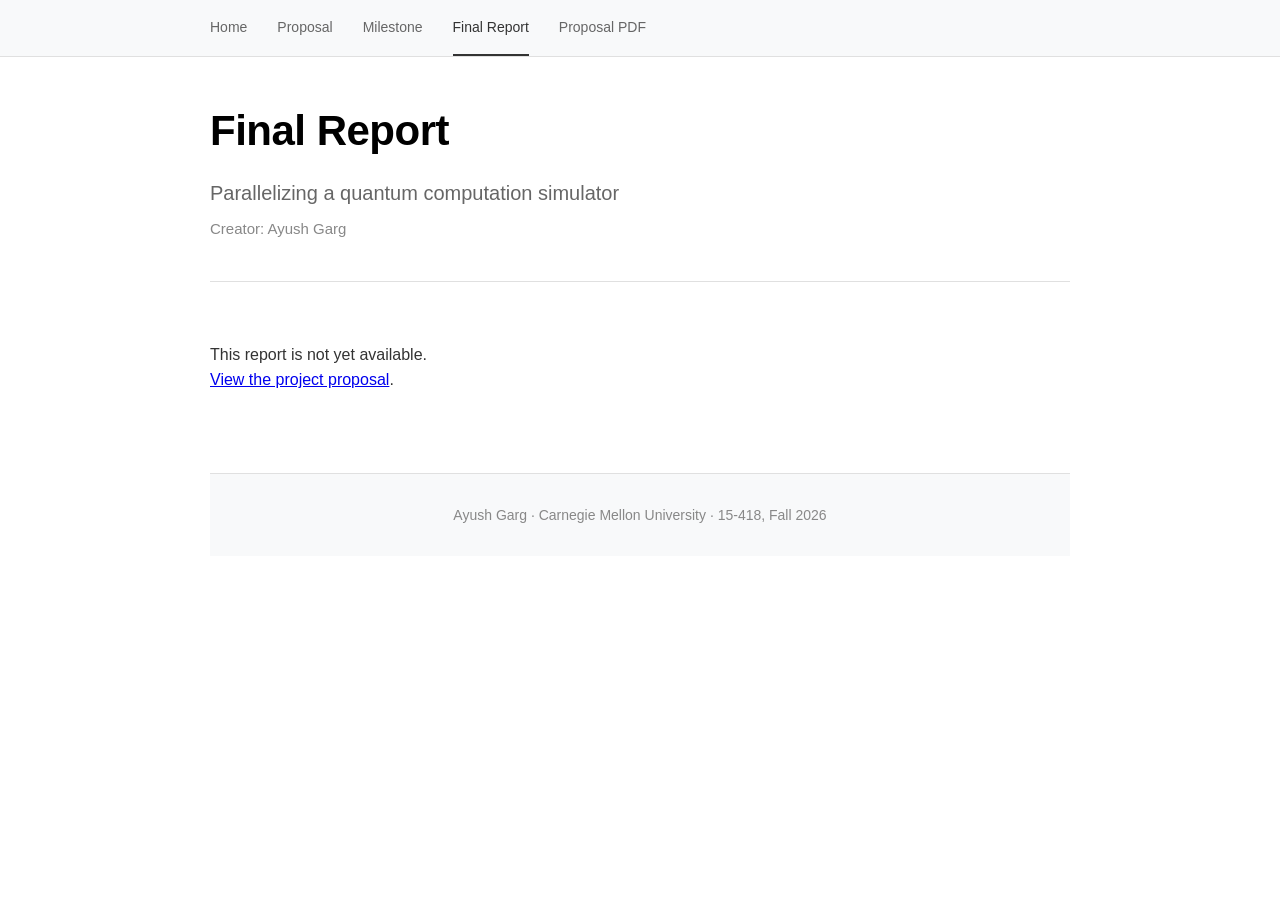
<file: docs/report.html>
<!doctype html>
<html lang="en">
<head>
<meta charset="utf-8">
<meta name="viewport" content="width=device-width, initial-scale=1">
<title>Final Report | Quantum simulation project</title>
<link rel="stylesheet" href="style.css">
</head>
<body>
<nav class="nav" aria-label="Main navigation"><div class="nav-container"><a class="nav-link" href="index.html">Home</a><a class="nav-link" href="proposal.html">Proposal</a><a class="nav-link" href="milestone.html">Milestone</a><a class="nav-link" href="report.html" aria-current="page">Final Report</a><a class="nav-link" href="proposal.pdf">Proposal PDF</a></div></nav>
<main class="container">
<header class="title-section"><h1>Final Report</h1><p class="subtitle">Parallelizing a quantum computation simulator</p><p class="authors">Creator: Ayush Garg</p></header>
<p>This report is not yet available.</p><p><a href="proposal.html">View the project proposal</a>.</p>
<footer><p>Ayush Garg · Carnegie Mellon University · 15-418, Fall 2026</p></footer>
</main>
</body>
</html>
</file>
<file: docs/style.css>
* { margin: 0; padding: 0; box-sizing: border-box; }
body { font-family: -apple-system, BlinkMacSystemFont, "Segoe UI", Roboto, Helvetica, Arial, sans-serif; line-height: 1.6; color: #333; background-color: #fff; }
.nav { background-color: #f8f9fa; border-bottom: 1px solid #e0e0e0; position: sticky; top: 0; z-index: 100; }
.nav-container { max-width: 900px; margin: 0 auto; padding: 0 20px; display: flex; gap: 30px; }
.nav-link { display: inline-block; padding: 16px 0; color: #666; text-decoration: none; font-size: 14px; font-weight: 500; border-bottom: 2px solid transparent; transition: color .2s, border-color .2s; }
.nav-link:hover { color: #333; }
.nav-link[aria-current="page"] { color: #333; border-bottom-color: #333; }
.container { max-width: 900px; margin: 0 auto; padding: 40px 20px; }
.title-section { margin-bottom: 60px; padding-bottom: 40px; border-bottom: 1px solid #e0e0e0; }
.title-section h1 { font-size: 42px; font-weight: 700; margin-bottom: 12px; color: #000; letter-spacing: -.5px; }
.subtitle { font-size: 20px; color: #666; margin-bottom: 8px; font-weight: 400; }
.authors { font-size: 15px; color: #888; font-weight: 400; }
.content-section { margin-bottom: 50px; }
.content-section h2 { font-size: 28px; font-weight: 600; margin-bottom: 20px; color: #000; letter-spacing: -.3px; }
.content-section p { font-size: 16px; line-height: 1.7; color: #333; margin-bottom: 16px; }
.content-section ul, .content-section ol { padding-left: 24px; margin-bottom: 16px; }
.content-section li { margin-bottom: 8px; }
footer { margin-top: 80px; padding: 30px 0; border-top: 1px solid #e0e0e0; background-color: #f8f9fa; }
footer p { text-align: center; font-size: 14px; color: #888; }
table { width: 100%; border-collapse: collapse; }
th, td { padding: 12px; border: 1px solid #e0e0e0; text-align: left; vertical-align: top; }
th { background: #f8f9fa; }
math[display="block"] { max-width: 100%; overflow-x: auto; overflow-y: hidden; padding: 4px 0; margin: 1em 0; }
a:focus-visible { outline: 2px solid #333; outline-offset: 4px; }
@media (max-width: 768px) {
 .title-section h1 { font-size: 32px; }
 .subtitle { font-size: 18px; }
 .content-section h2 { font-size: 24px; }
 .nav-container { gap: 22px; overflow-x: auto; }
 .nav-link { white-space: nowrap; }
}
@media print { .nav { display: none; } .container { padding: 0; } }
</file>
